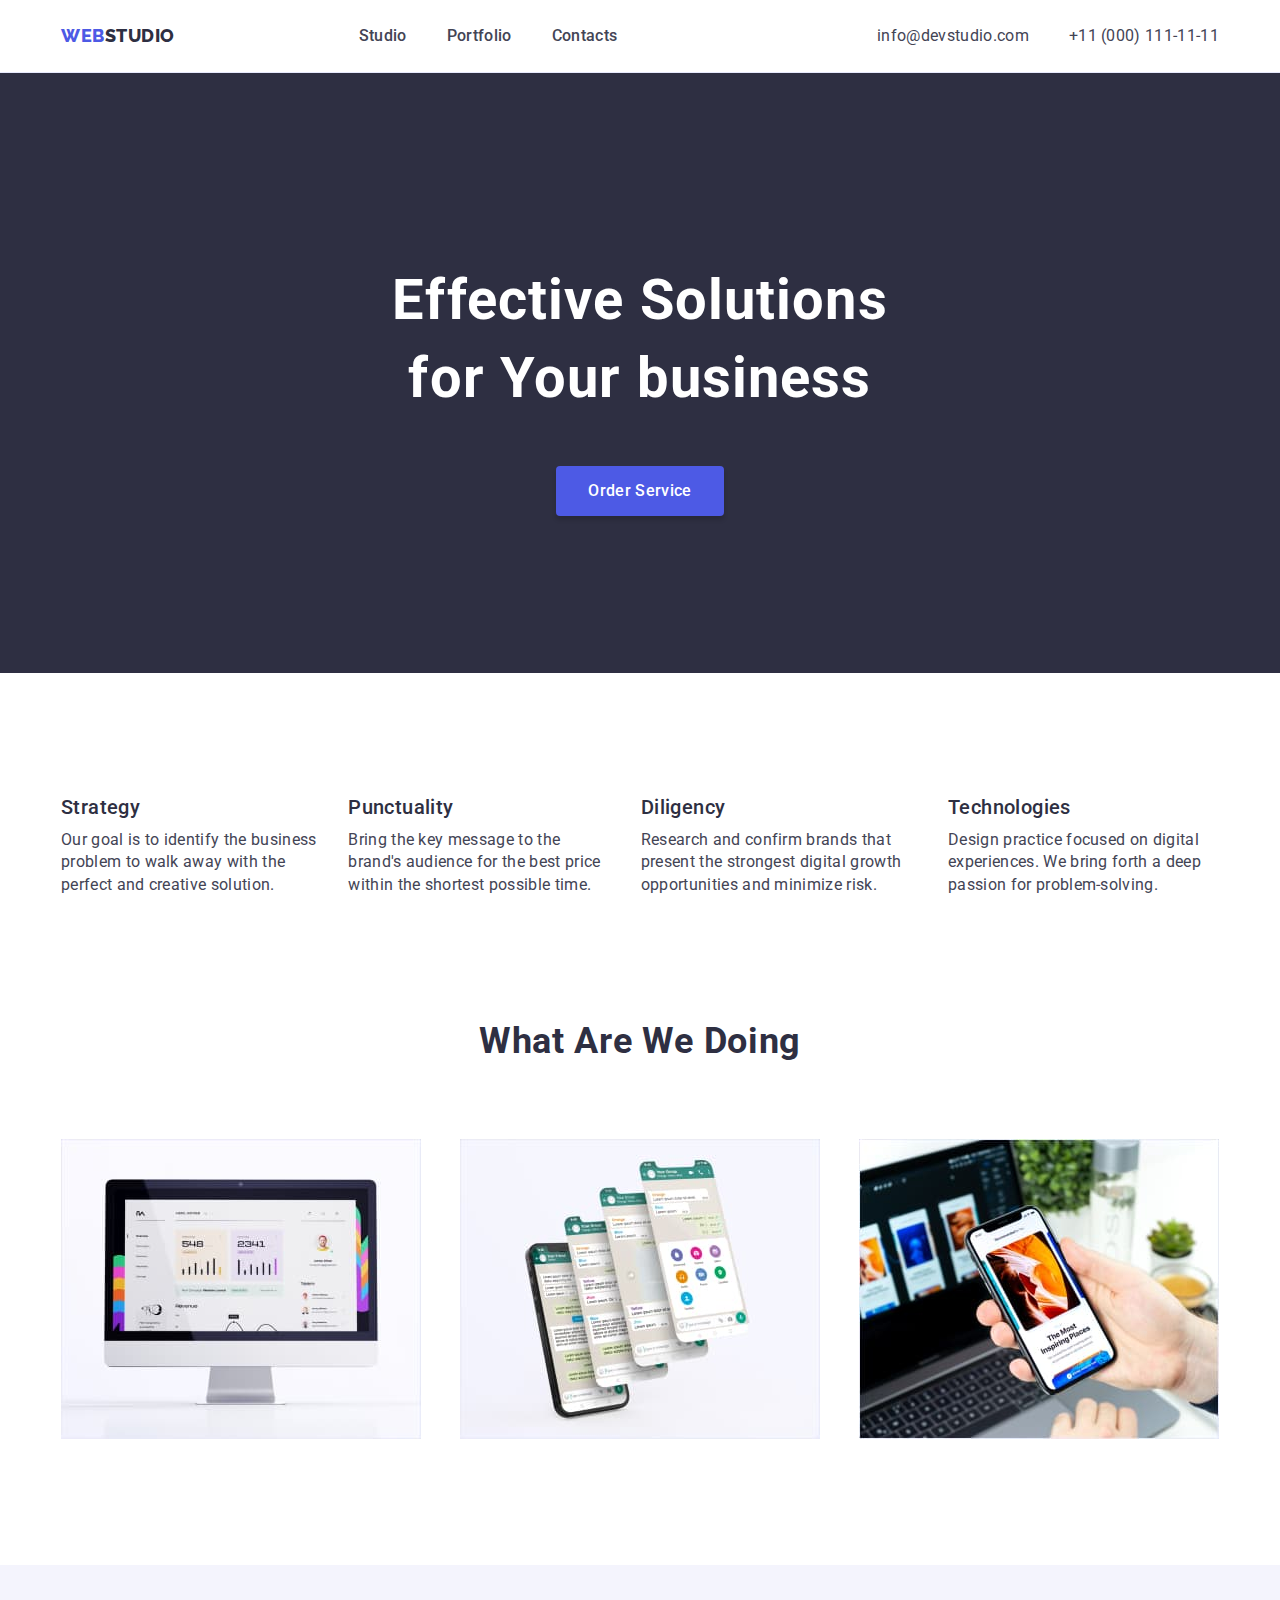
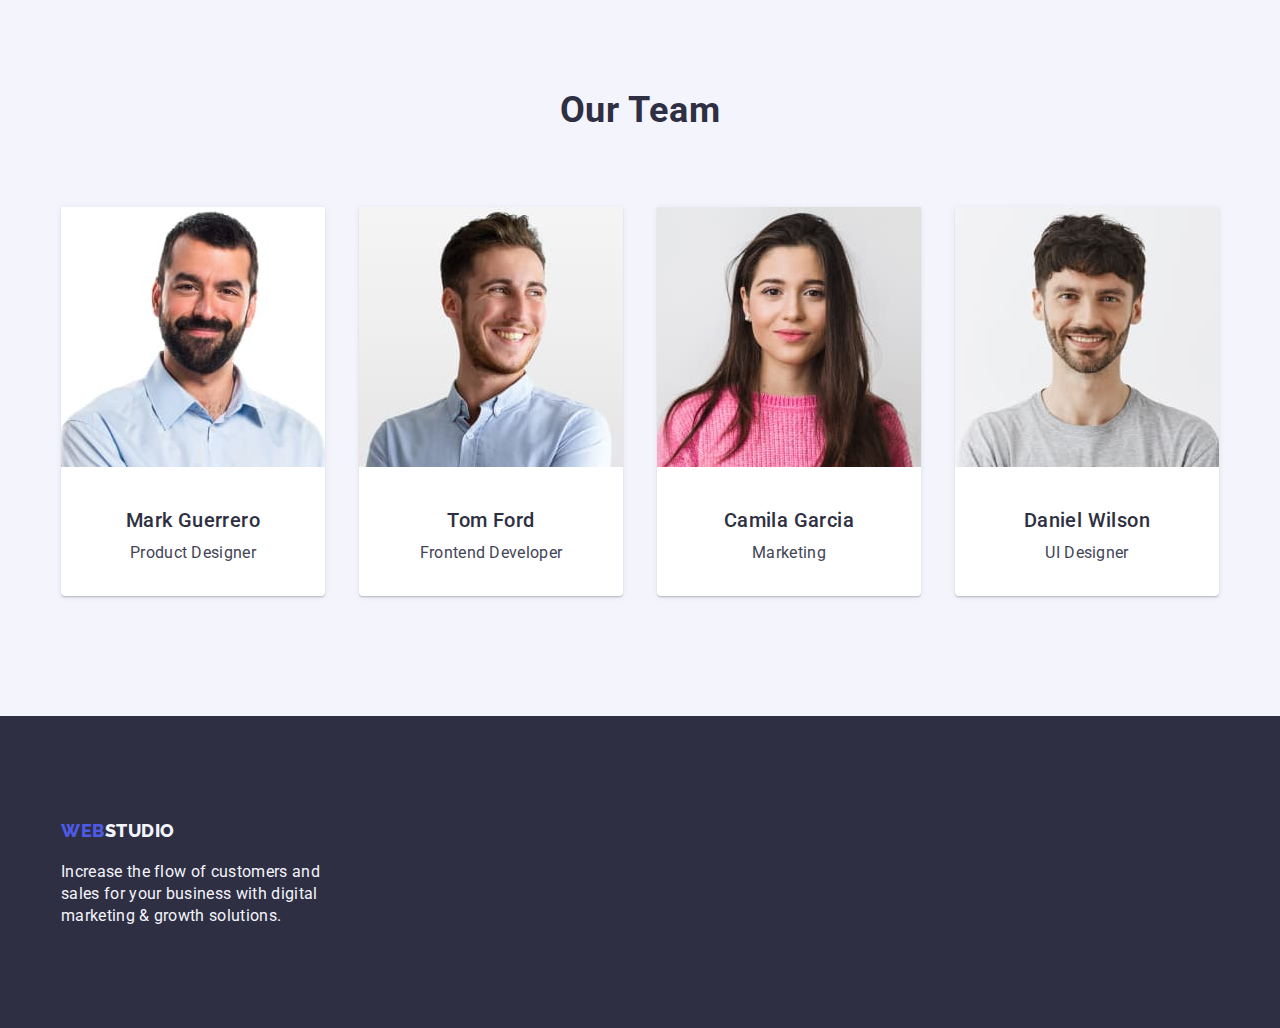
<file: index.html>
<!DOCTYPE html>
<html lang="en">
	<head>
		<meta charset="UTF-8" />
		<meta name="viewport" content="width=device-width, initial-scale=1.0" />
		<title>hw-02-ed16</title>
		<link rel="preconnect" href="https://fonts.googleapis.com" />
		<link rel="preconnect" href="https://fonts.gstatic.com" crossorigin />
		<link
			href="https://fonts.googleapis.com/css2?family=Raleway:wght@700&family=Roboto:wght@400;500;700;900&display=swap"
			rel="stylesheet"
		/>
		<link
			rel="stylesheet"
			href="https://cdnjs.cloudflare.com/ajax/libs/modern-normalize/1.0.0/modern-normalize.min.css"
		/>
		<link rel="stylesheet" href="./css/styles.css" />
	</head>
	<body>
		<header class="header_border">
			<div class="container">
				<div class="header_structure">
					<!--header - logo-->
					<div>
						<a class="header_logo" href="./index.html"
							><span class="header_logo-blue">WEB</span
							><span class="header_logo-black">STUDIO</span>
						</a>
					</div>
					<!--nawigacja nagłówka-->
					<div class="header_structure-item">
						<nav>
							<ul class="header_nav">
								<li><a href="./index.html">Studio</a></li>
								<li><a href="./porfolio.html">Portfolio</a></li>
								<li><a href="./contacts.html">Contacts</a></li>
							</ul>
						</nav>
					</div>

					<!--kontakty w nagłówku-->
					<div>
						<address>
							<ul class="header_contacts">
								<li>
									<a href="mailto:info@devstudio.com">info@devstudio.com</a>
								</li>
								<li><a href="tel:+11(000)1111111">+11 (000) 111-11-11</a></li>
							</ul>
						</address>
					</div>
				</div>
			</div>
		</header>
		<main>
			<!--hero-->

			<section class="hero">
				<div class="container">
					<h1>
						Effective Solutions<br />
						for Your business
					</h1>
					<div class="hero_button">
						<button class="hero_button-look" type="button">
							Order Service
						</button>
					</div>
				</div>
			</section>

			<!--Main Page - section 1-->

			<section>
				<div class="container">
					<ul class="section1_structure">
						<li>
							<h3>Strategy</h3>
							<p class="section1_content">
								Our goal is to identify the business problem to walk away with
								the perfect and creative solution.
							</p>
						</li>
						<li>
							<h3>Punctuality</h3>
							<p class="section1_content">
								Bring the key message to the brand's audience for the best price
								within the shortest possible time.
							</p>
						</li>
						<li>
							<h3>Diligency</h3>
							<p class="section1_content">
								Research and confirm brands that present the strongest digital
								growth opportunities and minimize risk.
							</p>
						</li>
						<li>
							<h3>Technologies</h3>
							<p class="section1_content">
								Design practice focused on digital experiences. We bring forth a
								deep passion for problem-solving.
							</p>
						</li>
					</ul>
				</div>
			</section>

			<!--Main Page - section 2-->

			<section>
				<div class="container">
					<h2>What Are We Doing</h2>
					<ul class="section2_structure">
						<li>
							<img
								src="./images/image-1.jpg"
								width="360"
								height="300"
								alt="computer screen"
							/>
						</li>
						<li>
							<img
								src="./images/image-2.jpg"
								width="360"
								height="300"
								alt="four mobile screens"
							/>
						</li>
						<li>
							<img
								src="./images/image-3.jpg"
								width="360"
								height="300"
								alt="mobile phone in mens hand"
							/>
						</li>
					</ul>
				</div>
			</section>

			<!--Main Page - section 3-->

			<section class="section3">
				<div class="container">
					<h2>Our Team</h2>
					<ul class="section3_structure">
						<li class="section3_item">
							<img
								src="./images/image-4.jpg"
								width="264"
								height="260"
								alt="smiled men with beard"
							/>
							<h3 class="section3_item-name">Mark Guerrero</h3>
							<p class="section3_item-stand">Product Designer</p>
						</li>
						<li class="section3_item">
							<img
								src="./images/image-5.jpg"
								width="264"
								height="260"
								alt="smiled young men"
							/>
							<h3 class="section3_item-name">Tom Ford</h3>
							<p class="section3_item-stand">Frontend Developer</p>
						</li>
						<li class="section3_item">
							<img
								src="./images/image-6.jpg"
								width="264"
								height="260"
								alt="young girl in pink sweater"
							/>
							<h3 class="section3_item-name">Camila Garcia</h3>
							<p class="section3_item-stand">Marketing</p>
						</li>
						<li class="section3_item">
							<img
								src="./images/image-7.jpg"
								width="264"
								height="260"
								alt="young men in grey t-shirt"
							/>
							<h3 class="section3_item-name">Daniel Wilson</h3>
							<p class="section3_item-stand">UI Designer</p>
						</li>
					</ul>
				</div>
			</section>
		</main>

		<!--footer - logo-->
		<footer>
			<section class="footer">
				<div class="container">
					<div class="footer_logo-structure">
						<a class="footer_logo" href="./index.html"
							><span class="footer_logo-blue">WEB</span
							><span class="footer_logo-white">STUDIO</span>
						</a>
					</div>
					<p class="footer_contents">
						Increase the flow of customers and<br />
						sales for your business with digital<br />
						marketing & growth solutions.
					</p>
				</div>
			</section>
		</footer>
	</body>
</html>
</file>
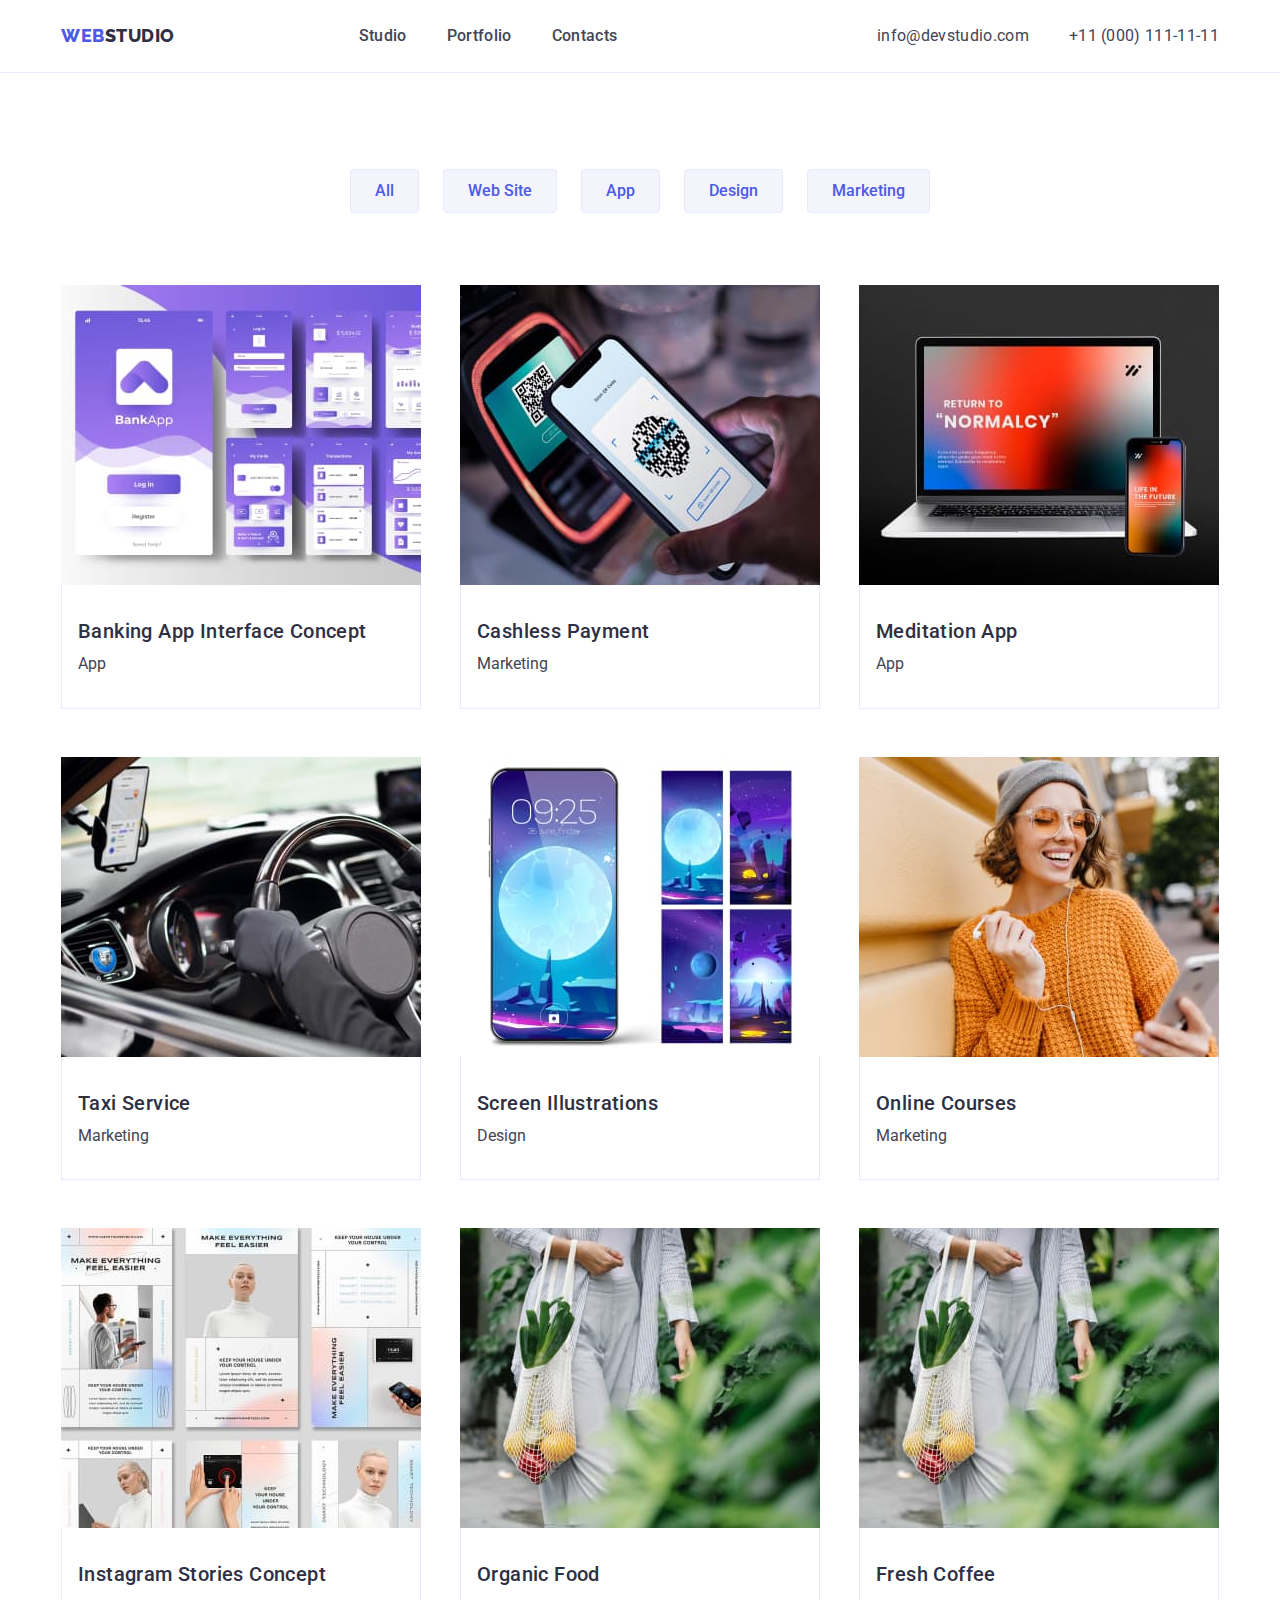
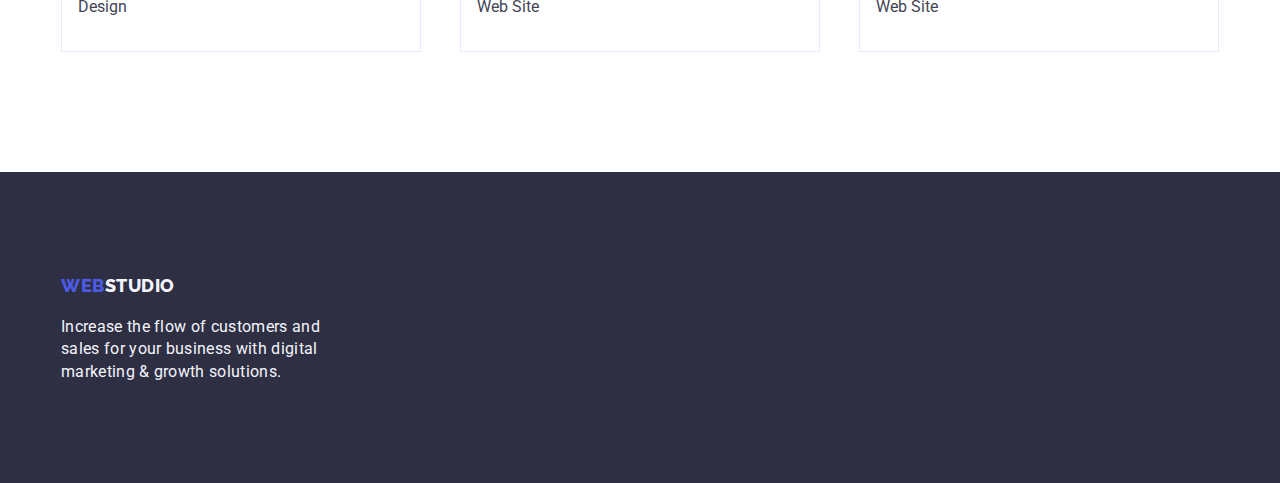
<file: porfolio.html>
<!DOCTYPE html>
<html lang="en">
	<head>
		<meta charset="UTF-8" />
		<meta name="viewport" content="width=device-width, initial-scale=1.0" />
		<title>hw-02-ed16</title>
		<link rel="preconnect" href="https://fonts.googleapis.com" />
		<link rel="preconnect" href="https://fonts.gstatic.com" crossorigin />
		<link
			href="https://fonts.googleapis.com/css2?family=Raleway:wght@700&family=Roboto:wght@400;500;700;900&display=swap"
			rel="stylesheet"
		/>
		<link
			rel="stylesheet"
			href="https://cdnjs.cloudflare.com/ajax/libs/modern-normalize/1.0.0/modern-normalize.min.css"
		/>
		<link rel="stylesheet" href="./css/styles.css" />
	</head>
	<body>
		<header class="header_border">
			<div class="container">
				<div class="header_structure">
					<!--header - logo-->
					<div>
						<a class="header_logo" href="./index.html"
							><span class="header_logo-blue">WEB</span
							><span class="header_logo-black">STUDIO</span>
						</a>
					</div>
					<!--nawigacja nagłówka-->
					<div class="header_structure-item">
						<nav>
							<ul class="header_nav">
								<li><a href="./index.html">Studio</a></li>
								<li><a href="./porfolio.html">Portfolio</a></li>
								<li><a href="./contacts.html">Contacts</a></li>
							</ul>
						</nav>
					</div>

					<!--kontakty w nagłówku-->
					<div>
						<address>
							<ul class="header_contacts">
								<li>
									<a href="mailto:info@devstudio.com">info@devstudio.com</a>
								</li>
								<li><a href="tel:+11(000)1111111">+11 (000) 111-11-11</a></li>
							</ul>
						</address>
					</div>
				</div>
			</div>
		</header>
		<!--Filters-->

		<main>
			<section>
				<div class="container">
					<ul class="portfolio_list">
						<li><button class="portfolio_button" type="button">All</button></li>
						<li>
							<button class="portfolio_button" type="button">Web Site</button>
						</li>
						<li><button class="portfolio_button" type="button">App</button></li>
						<li>
							<button class="portfolio_button" type="button">Design</button>
						</li>
						<li>
							<button class="portfolio_button" type="button">Marketing</button>
						</li>
					</ul>
				</div>
			</section>

			<!--Portfolio-->

			<section>
				<div class="container">
					<ul class="portfolio_main">
						<li class="portfolio_item">
							<img
								src="./images/image-8.jpg"
								width="360"
								height="300"
								alt="mobile views"
							/>
							<div class="portfolio_content">
								<h3 class="portfolio_title">Banking App Interface Concept</h3>
								<p class="portfolio_division">App</p>
							</div>
						</li>
						<li class="portfolio_item">
							<img
								src="./images/image-9.jpg"
								width="360"
								height="300"
								alt="QR code on mobile"
							/>
							<div class="portfolio_content">
								<h3 class="portfolio_title">Cashless Payment</h3>
								<p class="portfolio_division">Marketing</p>
							</div>
						</li>
						<li class="portfolio_item">
							<img
								src="./images/image-10.jpg"
								width="360"
								height="300"
								alt="mobile and PC"
							/>
							<div class="portfolio_content">
								<h3 class="portfolio_title">Meditation App</h3>
								<p class="portfolio_division">App</p>
							</div>
						</li>
						<li class="portfolio_item">
							<img
								src="./images/image-11.jpg"
								width="360"
								height="300"
								alt="mobile in the car"
							/>
							<div class="portfolio_content">
								<h3 class="portfolio_title">Taxi Service</h3>
								<p class="portfolio_division">Marketing</p>
							</div>
						</li>
						<li class="portfolio_item">
							<img
								src="./images/image-12.jpg"
								width="360"
								height="300"
								alt="mobile screen looks"
							/>
							<div class="portfolio_content">
								<h3 class="portfolio_title">Screen Illustrations</h3>
								<p class="portfolio_division">Design</p>
							</div>
						</li>
						<li class="portfolio_item">
							<img
								src="./images/image-13.jpg"
								width="360"
								height="300"
								alt="smiled girl"
							/>
							<div class="portfolio_content">
								<h3 class="portfolio_title">Online Courses</h3>
								<p class="portfolio_division">Marketing</p>
							</div>
						</li>
						<li class="portfolio_item">
							<img
								src="./images/image-14.jpg"
								width="360"
								height="300"
								alt="gitl in white"
							/>
							<div class="portfolio_content">
								<h3 class="portfolio_title">Instagram Stories Concept</h3>
								<p class="portfolio_division">Design</p>
							</div>
						</li>
						<li class="portfolio_item">
							<img
								src="./images/image-15.jpg"
								width="360"
								height="300"
								alt="woman with baf"
							/>
							<div class="portfolio_content">
								<h3 class="portfolio_title">Organic Food</h3>
								<p class="portfolio_division">Web Site</p>
							</div>
						</li>
						<li class="portfolio_item">
							<img
								src="./images/image-15.jpg"
								width="360"
								height="300"
								alt="coffe"
							/>
							<div class="portfolio_content">
								<h3 class="portfolio_title">Fresh Coffee</h3>
								<p class="portfolio_division">Web Site</p>
							</div>
						</li>
					</ul>
				</div>
			</section>
		</main>
		<!--footer - logo-->
		<footer>
			<section class="footer">
				<div class="container">
					<div class="footer_logo-structure">
						<a class="footer_logo" href="./index.html"
							><span class="footer_logo-blue">WEB</span
							><span class="footer_logo-white">STUDIO</span>
						</a>
					</div>
					<p class="footer_contents">
						Increase the flow of customers and<br />
						sales for your business with digital<br />
						marketing & growth solutions.
					</p>
				</div>
			</section>
		</footer>
	</body>
</html>
</file>
<file: css/styles.css>
*,
*::before,
*::after {
	box-sizing: border-box;
	margin: 0;
	padding: 0;
	border: 0;
	line-height: 1.4em;
	vertical-align: baseline;
	text-decoration: none;
	outline: 0;
}
.container {
	width: 1158px;
	margin: 0 auto;
}
/* paleta kolorów */

:root {
	--dark: #2e2f42;
	--primary-brand: #4d5ae5;
	--white-background: #ffffff;
	--text: #434455;
	--light: #f4f4fd;
	--accent: #e7e9fc;
	--pressed-state: #404bbf;
	--success: #31d0aa;
	--subtle-title: #8e8f99;
	--modal-overlay: rgba(46, 47, 66, 0.4);
	--modal-background: #fcfcfc;
	--hero-background: rgba(46, 47, 66, 0.7);
}

/* style globalne */

body {
	font-family: "Roboto", sans-serif;
	color: var(--text);
}
a {
	text-decoration: none;
	color: var(--text);
}
a:active {
	color: var(--pressed-state);
}
a:hover {
	color: var(--pressed-state);
}
ul {
	font-style: normal;
	list-style-type: none;
}
button {
	cursor: pointer;
}
h1 {
	color: var(--white-background);
	font-weight: 700;
	font-size: 56px;
	line-height: 1, 07;
	letter-spacing: 0.02em;
	font-style: normal;
	text-align: center;
	padding-top: 188px;
}

h2 {
	color: var(--dark);
	font-weight: 700;
	font-size: 36px;
	line-height: 1, 11;
	letter-spacing: 0.02em;
	text-align: center;
	padding-top: 120px;
}

h3 {
	color: var(--dark);
	font-weight: 500;
	font-size: 20px;
	line-height: 1, 2;
	letter-spacing: 0.02em;
}

/* header - logo */

.header_logo {
	font-family: Raleway;
	font-style: normal;
	font-weight: 800;
	font-size: 18px;
	line-height: 1, 17;
	letter-spacing: 0.03em;
	text-transform: uppercase;
}
.header_logo-blue {
	color: var(--primary-brand);
}
.header_logo-black {
	color: var(--dark);
}

/* nawigacja nagłówka */

.header_border {
	border-bottom: 1px solid var(--accent);
}

.header_structure {
	display: flex;
	justify-content: space-between;
	align-items: center;
	height: 72px;
}
.header_structure-item {
	padding-right: 76px;
}
.header_nav {
	display: flex;
	font-weight: 500;
	font-size: 16px;
	line-height: 1, 5;
	letter-spacing: 0.02em;
	gap: 40px;
}

/* kontakty w nagłówku */

.header_contacts {
	display: flex;
	flex-direction: row;
	gap: 40px;
	font-size: 16px;
	line-height: 1, 5;
	letter-spacing: 0.02em;
}

/* hero */

.hero {
	background-color: var(--dark);
	height: 600px;
}
.hero_button {
	display: flex;
	justify-content: center;
	padding-top: 48px;
}
.hero_button-look {
	color: var(--white-background);
	background-color: var(--primary-brand);
	font-weight: 500;
	font-size: 16px;
	line-height: 1, 5;
	letter-spacing: 0.02em;
	padding: 16px 32px;
	border-radius: 4px;
	box-shadow: 0px 4px 4px 0px rgba(0, 0, 0, 0.15);
}

/* Main Page section 1 */

.section1_structure {
	display: flex;
	flex-direction: row;
	justify-content: space-between;
	padding-top: 120px;
	gap: 24px;
}
.section1_content {
	color: var(--text);
	font-size: 16px;
	line-height: 1, 5;
	letter-spacing: 0.02em;
	padding-top: 8px;
}
/* Main Page - section 2 */

.section2_structure {
	display: flex;
	flex-direction: row;
	justify-content: space-between;
	padding-top: 72px;
	padding-bottom: 120px;
}

/* Main Page - section 3 */

.section3 {
	background-color: var(--light);
}
.section3_structure {
	display: flex;
	flex-direction: row;
	justify-content: space-between;
	padding-top: 72px;
	padding-bottom: 120px;
}
.section3_item {
	border-radius: 0px 0px 4px 4px;
	background: var(--white-background);
	box-shadow: 0px 2px 1px 0px rgba(46, 47, 66, 0.08),
		0px 1px 1px 0px rgba(46, 47, 66, 0.16),
		0px 1px 6px 0px rgba(46, 47, 66, 0.08);
}
.section3_item-name {
	text-align: center;
	padding-top: 32px;
}
.section3_item-stand {
	color: var(--text);
	font-size: 16px;
	line-height: 1, 5;
	letter-spacing: 0.02em;
	text-align: center;
	padding-top: 8px;
	padding-bottom: 32px;
}

/* footer */

.footer {
	background-color: var(--dark);
}
.footer_logo-structure {
	padding-top: 101.5px;
}
.footer_logo {
	font-family: Raleway;
	font-style: normal;
	font-weight: 800;
	font-size: 18px;
	line-height: 1, 17;
	letter-spacing: 0.03em;
	text-transform: uppercase;
}
.footer_logo-blue {
	color: var(--primary-brand);
}
.footer_logo-white {
	color: var(--light);
}
.footer_contents {
	color: var(--light);
	font-size: 16px;
	line-height: 1, 5;
	letter-spacing: 0.02em;
	padding-top: 17.5px;
	padding-bottom: 100px;
}

/* Filters*/

.portfolio_list {
	display: flex;
	flex-direction: row;
	justify-content: center;
	gap: 24px;
	padding-top: 96px;
}
.portfolio_button {
	padding: 12px 24px;
}

.portfolio_list .portfolio_button {
	color: var(--primary-brand);
	background-color: var(--light);
	font-weight: 500;
	font-size: 16px;
	line-height: 1, 5;
	letter-spacing: 4;
	border: 1px solid var(--accent);
	border-radius: 4px;
}

.portfolio_list .portfolio_button:hover,
.portfolio_list .portfolio_button:focus {
	color: var(--white-background);
	background-color: var(--pressed-state);
	box-shadow: 0px 2px 2px 0px rgba(0, 0, 0, 0.12),
		0px 2px 1px 0px rgba(0, 0, 0, 0.08), 0px 3px 1px 0px rgba(0, 0, 0, 0.1);
	border: 1px solid var(--accent);
	border-radius: 4px;
}

/* Portfolio */

.portfolio_main {
	display: flex;
	flex-direction: row;
	flex-wrap: wrap;
	justify-content: space-between;
	padding-top: 72px;
	padding-bottom: 120px;
	row-gap: 48px;
}
.portfolio_item {
	display: flex;
	flex-direction: column;
}
.portfolio_content {
	padding-inline: 16px;
	padding-block: 32px;
	border: 1px solid var(--accent);
	border-top: transparent;
}
.portfolio_title {
}
.portfolio_division {
	padding-top: 8px;
}
</file>
